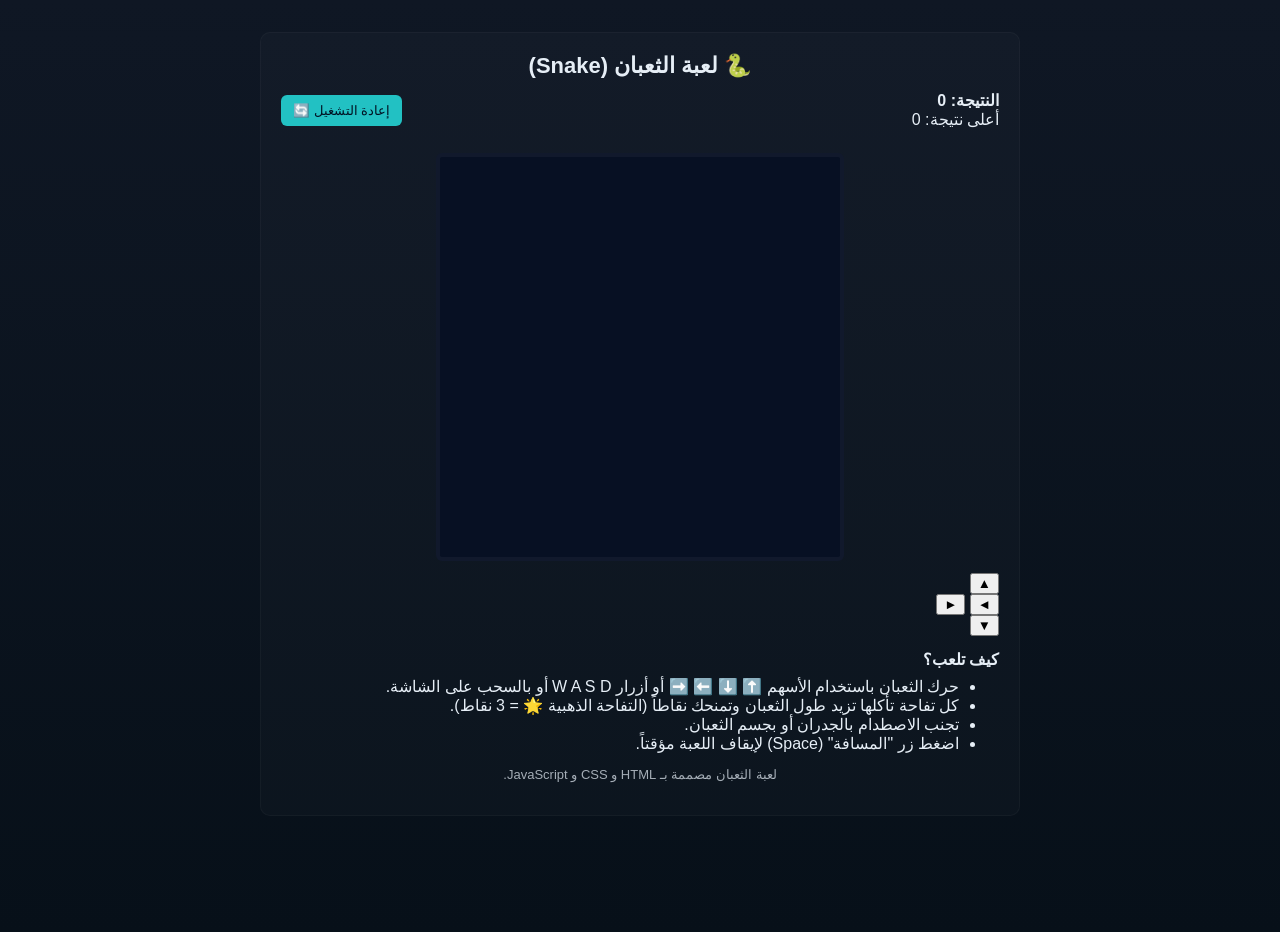
<file: index.html>
<!doctype html>
<html lang="ar" dir="rtl">
<head>
  <meta charset="utf-8" />
  <meta name="viewport" content="width=device-width, initial-scale=1" />
  <title>لعبة الثعبان (Snake)</title>
  <link rel="stylesheet" href="style.css" />
</head>
<body>
  <main class="container">
    <h1>🐍 لعبة الثعبان (Snake)</h1>

    <div class="hud">
      <div class="score-board">
        <div class="score">النتيجة: <span id="score">0</span></div>
        <div class="high-score">أعلى نتيجة: <span id="high-score">0</span></div>
      </div>
      <button id="restart">إعادة التشغيل 🔄</button>
    </div>

    <div class="game-area">
      <canvas id="game" width="400" height="400"></canvas>
    </div>

    <!-- عناصر التحكم باللمس للهواتف -->
    <div class="mobile-controls">
      <div class="dpad">
        <button id="btn-up" class="ctrl-btn" aria-label="أعلى">▲</button>
        <div class="dpad-row">
          <button id="btn-left" class="ctrl-btn" aria-label="يسار">◄</button>
          <button id="btn-right" class="ctrl-btn" aria-label="يمين">►</button>
        </div>
        <button id="btn-down" class="ctrl-btn" aria-label="أسفل">▼</button>
      </div>
    </div>

    <section class="instructions">
      <h2>كيف تلعب؟</h2>
      <ul>
        <li>حرك الثعبان باستخدام الأسهم ⬆️ ⬇️ ⬅️ ➡️ أو أزرار W A S D أو بالسحب على الشاشة.</li>
        <li>كل تفاحة تأكلها تزيد طول الثعبان وتمنحك نقاطاً (التفاحة الذهبية 🌟 = 3 نقاط).</li>
        <li>تجنب الاصطدام بالجدران أو بجسم الثعبان.</li>
        <li>اضغط زر "المسافة" (Space) لإيقاف اللعبة مؤقتاً.</li>
      </ul>
    </section>

    <footer>
      <p>لعبة الثعبان مصممة بـ HTML و CSS و JavaScript.</p>
    </footer>
  </main>

  <script src="game.js"></script>
</body>
</html>
</file>
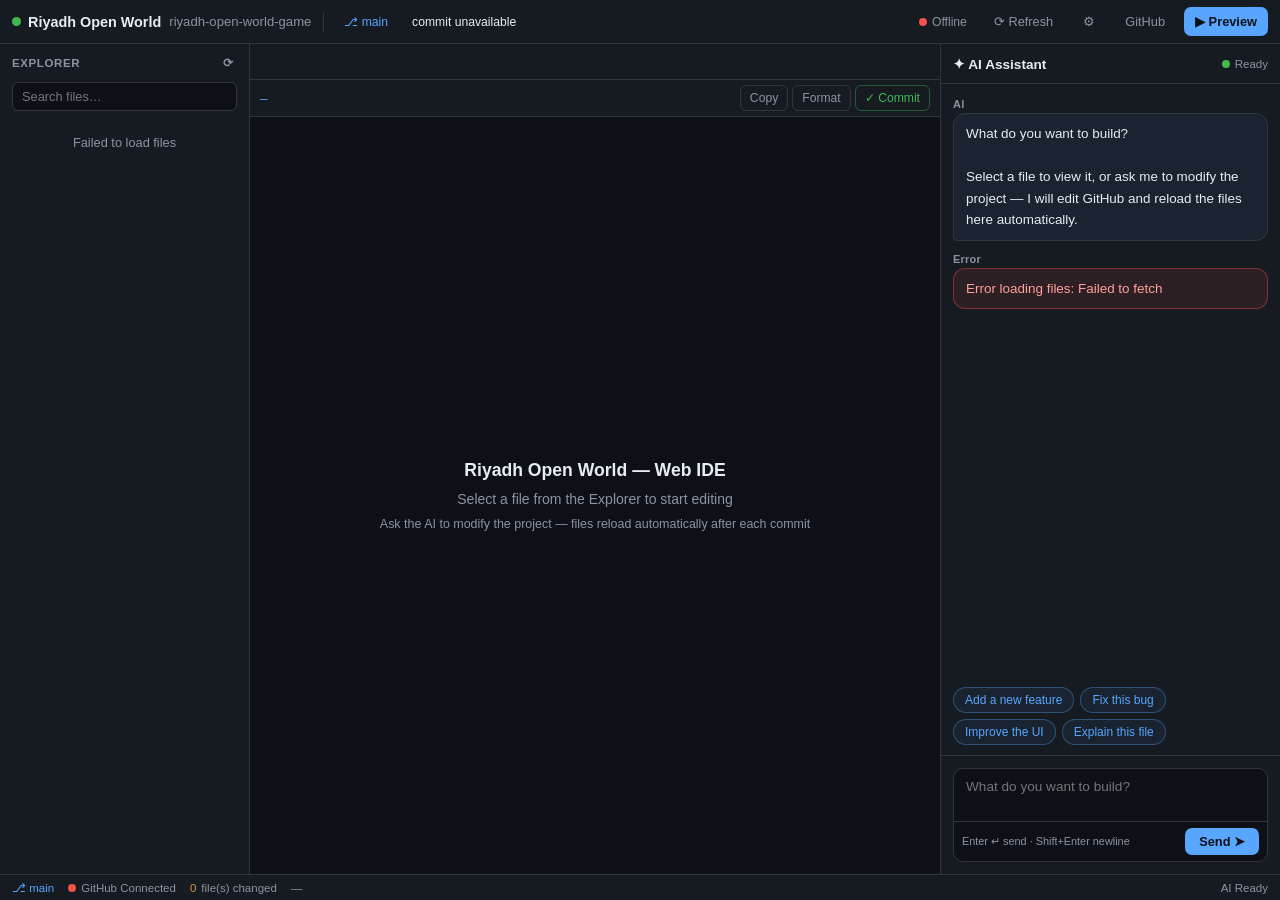
<file: ide.html>
<!DOCTYPE html>
<html lang="en" dir="ltr">
<head>
<meta charset="UTF-8" />
<meta name="viewport" content="width=device-width, initial-scale=1.0" />
<title>Riyadh Open World — Web IDE</title>
<style>
:root{
  --bg:#0d1117;--panel:#161b22;--panel2:#1c2330;--border:#30363d;
  --text:#e6edf3;--muted:#8b949e;--accent:#58a6ff;--ok:#3fb950;--err:#f85149;
  --warn:#d29922;--hover:#21262d;
}
*{box-sizing:border-box;margin:0;padding:0}
html,body{height:100%}
body{font-family:-apple-system,BlinkMacSystemFont,"Segoe UI",Roboto,Helvetica,Arial,sans-serif;background:var(--bg);color:var(--text);display:flex;flex-direction:column;overflow:hidden;font-size:14px}
::-webkit-scrollbar{width:10px;height:10px}
::-webkit-scrollbar-thumb{background:#30363d;border-radius:6px}
::-webkit-scrollbar-thumb:hover{background:#484f58}
::-webkit-scrollbar-track{background:transparent}
button{font:inherit;color:inherit;background:none;border:0;cursor:pointer}
button:disabled{opacity:.5;cursor:not-allowed}

/* ===== Top Bar ===== */
.topbar{height:44px;background:var(--panel);border-bottom:1px solid var(--border);display:flex;align-items:center;padding:0 12px;gap:8px;flex-shrink:0;z-index:60}
.topbar .logo{font-weight:600;font-size:.9rem;display:flex;align-items:center;gap:7px;white-space:nowrap}
.topbar .logo .dot{width:9px;height:9px;border-radius:50%;background:var(--ok)}
.topbar .proj{color:var(--muted);font-size:.82rem;white-space:nowrap}
.tb-sep{width:1px;height:20px;background:var(--border);margin:0 4px}
.tb-chip{display:flex;align-items:center;gap:5px;font-size:.76rem;color:var(--muted);padding:3px 8px;border-radius:6px;white-space:nowrap}
.tb-chip.branch{color:var(--accent)}
.tb-chip.commit{max-width:220px;overflow:hidden;text-overflow:ellipsis}
.tb-chip.commit .msg{color:var(--text);overflow:hidden;text-overflow:ellipsis;white-space:nowrap}
.tb-spacer{flex:1}
.tb-btn{display:flex;align-items:center;gap:6px;padding:6px 10px;border-radius:7px;font-size:.8rem;color:var(--muted);border:1px solid transparent;white-space:nowrap}
.tb-btn:hover{background:var(--hover);color:var(--text)}
.tb-btn.primary{background:var(--accent);color:#0d1117;font-weight:600}
.tb-btn.primary:hover{filter:brightness(1.1);color:#0d1117}
.tb-btn svg{width:14px;height:14px}
.status-dot{width:8px;height:8px;border-radius:50%;background:var(--ok)}
.status-dot.off{background:var(--err)}

/* ===== Layout ===== */
.workbench{flex:1;display:flex;min-height:0;position:relative}

/* ===== Sidebar / Explorer ===== */
.sidebar{width:250px;background:var(--panel);border-right:1px solid var(--border);display:flex;flex-direction:column;flex-shrink:0;min-height:0;transition:margin .2s}
.sidebar-header{padding:8px 12px;font-size:.72rem;font-weight:600;letter-spacing:.6px;color:var(--muted);display:flex;align-items:center;justify-content:space-between}
.sidebar-header .s-actions{display:flex;gap:2px}
.icon-btn{padding:4px;border-radius:5px;color:var(--muted);display:flex;align-items:center}
.icon-btn:hover{background:var(--hover);color:var(--text)}
.icon-btn svg{width:14px;height:14px}
.search-box{padding:0 12px 8px}
.search-box input{width:100%;background:var(--bg);border:1px solid var(--border);border-radius:6px;padding:6px 9px;color:var(--text);font-size:.8rem;outline:none}
.search-box input:focus{border-color:var(--accent)}
.file-tree{flex:1;overflow:auto;padding:2px 6px 10px}
.tree-item{display:flex;align-items:center;gap:6px;padding:3px 8px;border-radius:5px;cursor:pointer;font-size:.83rem;color:var(--text);white-space:nowrap;user-select:none}
.tree-item:hover{background:var(--hover)}
.tree-item.active{background:rgba(88,166,255,.16);color:var(--accent)}
.tree-item .tw{width:14px;height:14px;flex-shrink:0;display:flex;align-items:center;justify-content:center;color:var(--muted);font-size:.7rem;transition:transform .15s}
.tree-item.dir>.tw.open{transform:rotate(90deg)}
.tree-item .fi{width:15px;height:15px;flex-shrink:0;display:flex;align-items:center;justify-content:center;font-size:.8rem}
.tree-children{margin-left:14px;border-left:1px solid var(--border);padding-left:4px}
.tree-children.collapsed{display:none}
.tree-empty{padding:14px;font-size:.8rem;color:var(--muted);text-align:center}

/* ===== Editor ===== */
.editor-area{flex:1;display:flex;flex-direction:column;min-width:0;min-height:0;background:var(--bg)}
.tabs{display:flex;background:var(--panel);border-bottom:1px solid var(--border);overflow-x:auto;flex-shrink:0;min-height:36px}
.tab{display:flex;align-items:center;gap:7px;padding:0 12px;height:36px;font-size:.8rem;color:var(--muted);border-right:1px solid var(--border);cursor:pointer;white-space:nowrap;background:var(--panel)}
.tab:hover{color:var(--text)}
.tab.active{background:var(--bg);color:var(--text);border-top:2px solid var(--accent);padding-top:0}
.tab .dirty{width:7px;height:7px;border-radius:50%;background:var(--warn);flex-shrink:0}
.tab .close{padding:1px 4px;border-radius:4px;font-size:.9rem;line-height:1;color:var(--muted)}
.tab .close:hover{background:var(--hover);color:var(--text)}
.editor-toolbar{display:flex;align-items:center;gap:4px;padding:5px 10px;background:var(--panel);border-bottom:1px solid var(--border);flex-shrink:0}
.editor-toolbar .et-file{font-size:.78rem;color:var(--accent);font-family:ui-monospace,monospace;margin-inline-end:auto}
.et-btn{padding:5px 9px;border-radius:6px;font-size:.76rem;color:var(--muted);border:1px solid var(--border);display:flex;align-items:center;gap:5px}
.et-btn:hover{background:var(--hover);color:var(--text)}
.et-btn.commit{color:var(--ok);border-color:rgba(63,185,80,.4)}
.editor-body{flex:1;display:flex;min-height:0;position:relative}
.gutter{background:var(--bg);color:#484f58;text-align:right;padding:12px 10px;font-family:ui-monospace,SFMono-Regular,Menlo,Consolas,monospace;font-size:12.5px;line-height:1.55;user-select:none;overflow:hidden;min-width:52px;border-right:1px solid var(--border);flex-shrink:0}
#codeView{flex:1;background:var(--bg);color:var(--text);border:0;outline:none;resize:none;padding:12px 14px;font-family:ui-monospace,SFMono-Regular,Menlo,Consolas,monospace;font-size:12.5px;line-height:1.55;white-space:pre;overflow:auto}
.editor-welcome{position:absolute;inset:0;display:flex;flex-direction:column;align-items:center;justify-content:center;gap:10px;color:var(--muted);background:var(--bg);z-index:5;text-align:center;padding:20px}
.editor-welcome .big{font-size:1.1rem;color:var(--text);font-weight:600}
.editor-welcome kbd{background:var(--panel2);border:1px solid var(--border);border-radius:5px;padding:2px 7px;font-size:.75rem;font-family:ui-monospace,monospace}

/* ===== Preview panel ===== */
.preview-panel{position:absolute;inset:0;background:var(--bg);z-index:10;display:none;flex-direction:column}
.preview-panel.open{display:flex}
.preview-bar{display:flex;align-items:center;gap:8px;padding:6px 10px;background:var(--panel);border-bottom:1px solid var(--border);font-size:.8rem;color:var(--muted)}
.preview-bar .url{flex:1;background:var(--bg);border:1px solid var(--border);border-radius:6px;padding:4px 9px;font-size:.75rem;font-family:ui-monospace,monospace;color:var(--accent);overflow:hidden;text-overflow:ellipsis;white-space:nowrap}
.preview-frame{flex:1;border:0;background:#fff}

/* ===== AI Panel ===== */
.ai-panel{width:340px;background:var(--panel);border-left:1px solid var(--border);display:flex;flex-direction:column;flex-shrink:0;min-height:0}
.ai-header{height:40px;display:flex;align-items:center;justify-content:space-between;padding:0 12px;border-bottom:1px solid var(--border);flex-shrink:0}
.ai-header .t{font-size:.85rem;font-weight:600;display:flex;align-items:center;gap:7px}
.ai-status{font-size:.72rem;color:var(--muted);display:flex;align-items:center;gap:5px}
.ai-messages{flex:1;overflow:auto;padding:14px 12px;display:flex;flex-direction:column;gap:12px}
.ai-msg{display:flex;flex-direction:column;gap:3px;max-width:100%}
.ai-msg .role{font-size:.68rem;color:var(--muted);font-weight:600;letter-spacing:.3px}
.ai-msg .bubble{padding:9px 12px;border-radius:12px;font-size:.84rem;line-height:1.6;white-space:pre-wrap;word-break:break-word}
.ai-msg.user{align-items:flex-end}
.ai-msg.user .bubble{background:var(--accent);color:#0d1117;border-bottom-right-radius:4px}
.ai-msg.assistant{align-items:flex-start}
.ai-msg.assistant .bubble{background:var(--panel2);border:1px solid var(--border);border-bottom-left-radius:4px}
.ai-msg.error .bubble{background:rgba(248,81,73,.1);border:1px solid rgba(248,81,73,.4);color:#ffa198}
.ai-msg.success .bubble{background:rgba(63,185,80,.08);border:1px solid rgba(63,185,80,.35)}
.ai-msg.success .bubble .ok-h{color:var(--ok);font-weight:600;display:block;margin-bottom:5px}
.ai-msg .meta{font-size:.68rem;color:var(--muted);font-family:ui-monospace,monospace;padding:0 2px}
.typing-dots{display:inline-flex;gap:4px;padding:6px 2px}
.typing-dots span{width:6px;height:6px;border-radius:50%;background:var(--muted);animation:tb 1.2s infinite}
.typing-dots span:nth-child(2){animation-delay:.15s}.typing-dots span:nth-child(3){animation-delay:.3s}
@keyframes tb{0%,80%,100%{transform:translateY(0);opacity:.4}40%{transform:translateY(-4px);opacity:1}}
.ai-suggests{display:flex;flex-wrap:wrap;gap:6px;padding:0 12px 10px}
.sugg{font-size:.75rem;color:var(--accent);border:1px solid rgba(88,166,255,.35);border-radius:20px;padding:5px 11px;background:rgba(88,166,255,.06)}
.sugg:hover{background:rgba(88,166,255,.14)}
.ai-input{padding:12px;border-top:1px solid var(--border);flex-shrink:0}
.ai-input .box{background:var(--bg);border:1px solid var(--border);border-radius:10px;overflow:hidden}
.ai-input .box:focus-within{border-color:var(--accent)}
#chatInput{width:100%;background:transparent;border:0;outline:none;resize:none;padding:10px 12px;color:var(--text);font:inherit;font-size:.85rem;min-height:52px;max-height:150px;display:block}
.ai-input .row{display:flex;align-items:center;justify-content:space-between;padding:6px 8px;border-top:1px solid var(--border)}
.ai-input .hint{font-size:.68rem;color:var(--muted)}
.send-btn{background:var(--accent);color:#0d1117;font-weight:600;padding:6px 14px;border-radius:7px;font-size:.8rem;display:flex;align-items:center;gap:5px}
.send-btn:hover{filter:brightness(1.12)}

/* ===== Status Bar ===== */
.statusbar{height:26px;background:var(--panel);border-top:1px solid var(--border);display:flex;align-items:center;padding:0 12px;gap:14px;font-size:.72rem;color:var(--muted);flex-shrink:0}
.statusbar .st{display:flex;align-items:center;gap:5px;white-space:nowrap}
.statusbar .st.branch{color:var(--accent)}
.statusbar .st .num{color:var(--warn)}
.statusbar .spacer{flex:1}

/* ===== Mobile drawers ===== */
.drawer-toggle{display:none}
.backdrop{position:fixed;inset:0;background:rgba(0,0,0,.5);z-index:70;display:none}
.backdrop.open{display:block}
@media (max-width:900px){
  /* Sidebar يبقى Drawer مخفي */
  .sidebar{position:fixed;top:0;bottom:0;left:0;z-index:80;transform:translateX(-100%);width:280px;transition:transform .25s;box-shadow:0 0 30px rgba(0,0,0,.5)}
  .sidebar.open{transform:translateX(0)}
  .drawer-toggle{display:flex}
  .tb-chip.commit,.tb-chip.hide-m{display:none}
  /* على الجوال: المحرر فوق + الشات تحت (الشات ظاهر دائمًا) */
  .workbench{flex-direction:column}
  .editor-area{flex:1;min-height:0}
  .ai-panel{position:static;transform:none;width:100%;height:46vh;border-left:0;border-top:1px solid var(--border);box-shadow:0 -8px 24px rgba(0,0,0,.35);flex-shrink:0}
  .ai-panel.open{transform:none}
  /* زر AI على الجوال يبدل بين إظهار/إخفاء الشات */
  .ai-panel.chat-hidden{display:none}
}
</style>
</head>
<body>

<!-- Top Bar -->
<div class="topbar">
  <button class="tb-btn drawer-toggle" id="filesToggle">☰ Files</button>
  <div class="logo"><span class="dot"></span> Riyadh Open World</div>
  <span class="proj">riyadh-open-world-game</span>
  <div class="tb-sep hide-m"></div>
  <div class="tb-chip branch hide-m">⎇ main</div>
  <div class="tb-chip commit hide-m" id="commitChip"><span class="msg">…</span></div>
  <div class="tb-spacer"></div>
  <div class="tb-chip"><span class="status-dot" id="connDot"></span><span id="connText">Connected</span></div>
  <button class="tb-btn" id="refreshBtn" title="Refresh">⟳ Refresh</button>
  <button class="tb-btn" id="settingsBtn" title="Settings">⚙</button>
  <button class="tb-btn" id="githubBtn" title="Open GitHub">GitHub</button>
  <button class="tb-btn primary" id="previewBtn">▶ Preview</button>
  <button class="tb-btn drawer-toggle" id="aiToggle">AI</button>
</div>

<div class="workbench">
  <!-- Sidebar -->
  <aside class="sidebar" id="sidebar">
    <div class="sidebar-header">EXPLORER
      <div class="s-actions">
        <button class="icon-btn" id="refreshTreeBtn" title="Refresh files">⟳</button>
      </div>
    </div>
    <div class="search-box"><input id="fileSearch" placeholder="Search files…" /></div>
    <div class="file-tree" id="fileTree"><div class="tree-empty">Loading…</div></div>
  </aside>

  <!-- Editor -->
  <section class="editor-area">
    <div class="tabs" id="tabs"></div>
    <div class="editor-toolbar">
      <span class="et-file" id="etFile">—</span>
      <button class="et-btn" id="copyBtn">Copy</button>
      <button class="et-btn" id="formatBtn">Format</button>
      <button class="et-btn commit" id="commitBtn">✓ Commit</button>
    </div>
    <div class="editor-body">
      <div class="gutter" id="gutter">1</div>
      <textarea id="codeView" spellcheck="false"></textarea>
      <div class="editor-welcome" id="welcome">
        <div class="big">Riyadh Open World — Web IDE</div>
        <div>Select a file from the Explorer to start editing</div>
        <div style="font-size:.78rem">Ask the AI to modify the project — files reload automatically after each commit</div>
      </div>
      <div class="preview-panel" id="previewPanel">
        <div class="preview-bar">
          <button class="icon-btn" id="closePreviewBtn" title="Close">✕</button>
          <span class="url" id="previewUrl">index.html</span>
          <button class="icon-btn" id="reloadPreviewBtn" title="Reload">⟳</button>
        </div>
        <iframe class="preview-frame" id="previewFrame" sandbox="allow-scripts allow-same-origin"></iframe>
      </div>
    </div>
  </section>

  <!-- AI Panel -->
  <aside class="ai-panel" id="aiPanel">
    <div class="ai-header">
      <span class="t">✦ AI Assistant</span>
      <span class="ai-status"><span class="status-dot" id="aiDot"></span><span id="aiStatusText">Ready</span></span>
    </div>
    <div class="ai-messages" id="messages"></div>
    <div class="ai-suggests" id="suggests">
      <button class="sugg" data-q="Add a new feature to the game">Add a new feature</button>
      <button class="sugg" data-q="Fix any bug you find in the code">Fix this bug</button>
      <button class="sugg" data-q="Improve the UI of the game page">Improve the UI</button>
      <button class="sugg" data-q="Explain the file I have open">Explain this file</button>
    </div>
    <div class="ai-input">
      <div class="box">
        <textarea id="chatInput" placeholder="What do you want to build?"></textarea>
        <div class="row">
          <span class="hint">Enter ↵ send · Shift+Enter newline</span>
          <button class="send-btn" id="sendBtn">Send ➤</button>
        </div>
      </div>
    </div>
  </aside>
</div>

<div class="backdrop" id="backdrop"></div>

<!-- Status Bar -->
<div class="statusbar">
  <span class="st branch">⎇ main</span>
  <span class="st"><span class="status-dot" id="ghDot"></span> GitHub Connected</span>
  <span class="st"><span class="num" id="changedCount">0</span> file(s) changed</span>
  <span class="st" id="sbCommit">—</span>
  <span class="spacer"></span>
  <span class="st" id="aiSb">AI Ready</span>
</div>

<script>
/* ================= Config (unchanged connection logic) ================= */
const OWNER='azazugj676',REPO='riyadh-open-world-game',BRANCH='main';
const TREE_URL=`https://api.github.com/repos/${OWNER}/${REPO}/git/trees/${BRANCH}?recursive=1`;
const COMMITS_URL=`https://api.github.com/repos/${OWNER}/${REPO}/commits?per_page=1`;
const RAW=`https://raw.githubusercontent.com/${OWNER}/${REPO}/${BRANCH}/`;
const SITE=`https://${OWNER}.github.io/${REPO}/`;
const CHAT_URL='https://ttghhnjyr66.app.n8n.cloud/webhook/07f78068-5628-43c2-b902-d5e5afd305b0/chat';
const SK='ide_session_id';
let sessionId=localStorage.getItem(SK);
if(!sessionId){sessionId=(crypto.randomUUID?crypto.randomUUID():String(Date.now())+Math.random());localStorage.setItem(SK,sessionId);}
const $=id=>document.getElementById(id);

/* ================= State ================= */
let allFiles=[];           // flat list of blob paths from GitHub
let openTabs=[];           // [{path, saved, original}]
let activePath=null;
let lastCommit={msg:'',date:''};

/* ================= Icons ================= */
const ICONS={html:'🌐',css:'🎨',js:'⚡',json:'🧩',md:'📝',txt:'📄',png:'🖼',jpg:'🖼',svg:'🖼',default:'📄'};
function fileIcon(p){const e=(p.split('.').pop()||'').toLowerCase();return ICONS[e]||ICONS.default}

/* ================= GitHub helpers (unchanged) ================= */
async function gh(url){const r=await fetch(url);if(!r.ok){const t=await r.text().catch(()=>'');throw new Error('GitHub '+r.status+': '+t.slice(0,200))}return r}

async function loadCommits(){
  try{
    const r=await gh(COMMITS_URL);const arr=await r.json();
    if(arr&&arr[0]){const c=arr[0];
      lastCommit.msg=c.commit.message.split('\n')[0];
      lastCommit.date=c.commit.committer.date;
      const d=new Date(c.commit.committer.date);
      $('commitChip').querySelector('.msg').textContent=lastCommit.msg;
      $('sbCommit').textContent='Last: '+lastCommit.msg+' · '+d.toLocaleString();
    }
    setConn(true);
  }catch(e){$('commitChip').querySelector('.msg').textContent='commit unavailable';setConn(false)}
}

async function loadTree(){
  $('fileTree').innerHTML='<div class="tree-empty">Loading…</div>';
  try{
    const r=await gh(TREE_URL);const data=await r.json();
    allFiles=(data.tree||[]).filter(i=>i.type==='blob'&&i.path).map(i=>i.path).sort();
    renderTree(allFiles);
    setConn(true);$('ghDot').className='status-dot';
  }catch(e){$('fileTree').innerHTML='<div class="tree-empty">Failed to load files</div>';addMsg('error','Error loading files: '+e.message);setConn(false);$('ghDot').className='status-dot off'}
}

/* ================= File tree (folders collapsible + search) ================= */
function buildTree(paths){
  const root={};
  paths.forEach(p=>{const parts=p.split('/');let cur=root;
    parts.forEach((part,i)=>{if(i===parts.length-1){cur[part]={__file:p}}else{cur[part]=cur[part]||{};cur=cur[part]}});
  });
  return root;
}
function renderTree(paths){
  const tree=buildTree(paths);
  const container=$('fileTree');container.innerHTML='';
  if(!paths.length){container.innerHTML='<div class="tree-empty">No files found</div>';return}
  const projLabel=document.createElement('div');
  projLabel.className='tree-item dir';
  projLabel.innerHTML='<span class="tw open">▸</span><span class="fi">📁</span> project';
  const projChildren=document.createElement('div');projChildren.className='tree-children';
  projLabel.onclick=()=>{projChildren.classList.toggle('collapsed');projLabel.querySelector('.tw').classList.toggle('open')};
  container.appendChild(projLabel);container.appendChild(projChildren);
  renderNode(tree,projChildren,0);
}
function renderNode(node,container,depth){
  Object.keys(node).sort((a,b)=>{
    const aDir=!node[a].__file,bDir=!node[b].__file;
    if(aDir&&!bDir)return -1;if(!aDir&&bDir)return 1;return a.localeCompare(b);
  }).forEach(name=>{
    const val=node[name];
    if(val.__file){
      const li=document.createElement('div');
      li.className='tree-item file'+(val.__file===activePath?' active':'');
      li.dataset.path=val.__file;
      li.innerHTML='<span class="tw"></span><span class="fi">'+fileIcon(val.__file)+'</span> '+name;
      li.title=val.__file;
      li.onclick=()=>openFile(val.__file);
      container.appendChild(li);
    }else{
      const dir=document.createElement('div');
      dir.className='tree-item dir';
      dir.innerHTML='<span class="tw open">▸</span><span class="fi">📁</span> '+name;
      const ch=document.createElement('div');ch.className='tree-children';
      dir.onclick=()=>{ch.classList.toggle('collapsed');dir.querySelector('.tw').classList.toggle('open')};
      container.appendChild(dir);container.appendChild(ch);
      renderNode(val,ch,depth+1);
    }
  });
}
$('fileSearch').addEventListener('input',e=>{
  const q=e.target.value.trim().toLowerCase();
  renderTree(q?allFiles.filter(p=>p.toLowerCase().includes(q)):allFiles);
});

/* ================= Tabs & Editor ================= */
function renderTabs(){
  const t=$('tabs');t.innerHTML='';
  openTabs.forEach(tab=>{
    const el=document.createElement('div');
    el.className='tab'+(tab.path===activePath?' active':'');
    el.innerHTML='<span class="fi">'+fileIcon(tab.path)+'</span> '+tab.path.split('/').pop()+(tab.saved?'':' <span class="dirty"></span>')+' <span class="close">×</span>';
    el.title=tab.path;
    el.onclick=(e)=>{if(e.target.classList.contains('close')){closeTab(tab.path)}else{openFile(tab.path)}};
    t.appendChild(el);
  });
}
function updateGutter(text){
  const lines=(text||'').split('\n').length||1;
  $('gutter').textContent=Array.from({length:lines},(_,i)=>i+1).join('\n');
}
function markDirty(){
  const tab=openTabs.find(t=>t.path===activePath);if(!tab)return;
  const dirty=$('codeView').value!==tab.original;
  if(dirty!==!tab.saved){tab.saved=!dirty;renderTabs();updateChangedCount()}
}
function updateChangedCount(){
  const n=openTabs.filter(t=>!t.saved).length;
  $('changedCount').textContent=n;
}
async function openFile(path,silent){
  let tab=openTabs.find(t=>t.path===path);
  if(!tab){tab={path,saved:true,original:''};openTabs.push(tab)}
  activePath=path;
  $('welcome').style.display='none';
  $('etFile').textContent=path;
  renderTabs();
  document.querySelectorAll('.tree-item.file').forEach(li=>li.classList.toggle('active',li.dataset.path===path));
  try{
    const r=await gh(RAW+encodeURI(path));const text=await r.text();
    tab.original=text;tab.saved=true;
    $('codeView').value=text;updateGutter(text);renderTabs();updateChangedCount();
  }catch(e){if(!silent){$('codeView').value='// Failed to load: '+e.message;updateGutter($('codeView').value)}}
  closeDrawers();
}
function closeTab(path){
  const i=openTabs.findIndex(t=>t.path===path);if(i<0)return;
  openTabs.splice(i,1);
  if(activePath===path){activePath=openTabs.length?openTabs[openTabs.length-1].path:null;
    if(activePath){openFile(activePath)}else{$('codeView').value='';updateGutter('');$('etFile').textContent='—';$('welcome').style.display='flex'}
  }
  renderTabs();updateChangedCount();
}
$('codeView').addEventListener('input',()=>{updateGutter($('codeView').value);markDirty()});
$('codeView').addEventListener('scroll',()=>{$('gutter').scrollTop=$('codeView').scrollTop});

$('copyBtn').onclick=()=>{navigator.clipboard.writeText($('codeView').value||'').then(()=>{const b=$('copyBtn');b.textContent='Copied ✓';setTimeout(()=>b.textContent='Copy',1200)})};
$('formatBtn').onclick=()=>{
  const v=$('codeView').value;
  try{const j=JSON.parse(v);$('codeView').value=JSON.stringify(j,null,2);updateGutter($('codeView').value);markDirty();return}catch(_){}
  // basic indent tidy for other files (non-destructive)
  $('codeView').value=v.replace(/\t/g,'  ');updateGutter($('codeView').value);markDirty();
};

/* ================= Commit via n8n AI (keeps credentials server-side) ================= */
$('commitBtn').onclick=async()=>{
  const tab=openTabs.find(t=>t.path===activePath);
  if(!tab){addMsg('error','No file is open to commit.');return}
  if(tab.saved){addMsg('assistant','No changes to commit in '+tab.path+'.');return}
  addMsg('assistant','Sending your edited **'+tab.path+'** to the AI backend to commit it to GitHub…');
  await sendToAI('The user edited the file "'+tab.path+'" directly in the Web IDE. Use update_file to commit EXACTLY this new content to GitHub (overwrite the whole file with this exact content, do not modify it). Commit message: "Update '+tab.path+' from Web IDE". Here is the exact full new content:\n\n```\n'+$('codeView').value+'\n```');
};

/* ================= AI chat (unchanged webhook + SSE parsing) ================= */
function addMsg(role,text,commitInfo){
  const wrap=$('messages');
  const div=document.createElement('div');
  div.className='ai-msg '+(role==='user'?'user':role==='error'?'error':role==='success'?'success':'assistant');
  const roleLabel=role==='user'?'You':role==='error'?'Error':'AI';
  let html='<span class="role">'+roleLabel+'</span><div class="bubble">';
  if(role==='success'){html+='<span class="ok-h">✓ Changes applied</span>'}
  html+=escapeHtml(text);
  if(commitInfo){html+='<div class="meta" style="margin-top:7px">📄 '+escapeHtml(commitInfo.file)+'<br>Commit: '+escapeHtml(commitInfo.msg)+'</div>'}
  html+='</div>';
  div.innerHTML=html;
  wrap.appendChild(div);wrap.scrollTop=wrap.scrollHeight;
  return div;
}
function escapeHtml(s){return String(s).replace(/&/g,'&amp;').replace(/</g,'&lt;').replace(/>/g,'&gt;')}
function addTyping(){
  const wrap=$('messages');
  const div=document.createElement('div');div.className='ai-msg assistant';
  div.innerHTML='<span class="role">AI</span><div class="bubble"><span class="typing-dots"><span></span><span></span><span></span></span></div>';
  wrap.appendChild(div);wrap.scrollTop=wrap.scrollHeight;return div;
}
function setAiState(state){ // 'ready'|'thinking'|'error'
  const map={ready:['Ready','status-dot'],thinking:['Thinking…','status-dot'],error:['Error','status-dot off']};
  const [txt,cls]=map[state]||map.ready;
  $('aiStatusText').textContent=txt;$('aiDot').className=cls;
  $('aiSb').textContent='AI '+txt;
}

async function sendToAI(text){
  const typing=addTyping();$('sendBtn').disabled=true;setAiState('thinking');
  try{
    const r=await fetch(CHAT_URL,{method:'POST',headers:{'Content-Type':'application/json','Accept':'text/event-stream, application/json, text/plain'},
      body:JSON.stringify({action:'sendMessage',sessionId,chatInput:text})});
    if(!r.ok){
      const errText=await r.text().catch(()=>'');
      typing.remove();
      addMsg('error','تعذر الاتصال بالـAI — حاول مرة أخرى. (HTTP '+r.status+')');
      setAiState('error');
      return false;
    }
    // اقرأ الرد كتدفق SSE بشكل صحيح عبر ReadableStream مع fallback إلى res.text()
    let raw='';
    if(r.body&&r.body.getReader){
      const reader=r.body.getReader();
      const decoder=new TextDecoder();
      while(true){
        const {done,value}=await reader.read();
        if(done)break;
        raw+=decoder.decode(value,{stream:true});
      }
      raw+=decoder.decode();
    }else{
      raw=await r.text();
    }
    typing.remove();
    let out='',err='';
    raw.split(/\r?\n+/).forEach(line=>{
      line=line.trim();if(!line)return;
      if(line.startsWith('data:'))line=line.slice(5).trim();
      if(!line||line==='[DONE]')return;
      try{const j=JSON.parse(line);
        if(j.type==='item'&&typeof j.content==='string')out+=j.content;
        else if(j.type==='error')err+=(j.content||'Unknown error');
      }catch(_){}
    });
    // fallback: ربما الرد JSON كامل واحد (غير متدفق)
    if(!out&&!err){
      try{const j=JSON.parse(raw);
        if(typeof j.output==='string')out=j.output;
        else if(typeof j.content==='string')out=j.content;
        else if(typeof j.message==='string')out=j.message;
      }catch(_){}
    }
    if(err){addMsg('error',err);setAiState('error');return false}
    if(out){
      const prevActive=activePath;
      await Promise.all([loadTree(),loadCommits()]);
      if(prevActive)await openFile(prevActive,true);
      addMsg('success',out,{file:prevActive||'project',msg:lastCommit.msg});
      setAiState('ready');
      return true;
    }
    addMsg('error','تعذر الاتصال بالـAI — حاول مرة أخرى.');
    setAiState('error');
    return false;
  }catch(e){
    typing.remove();
    addMsg('error','تعذر الاتصال بالـAI — حاول مرة أخرى.');
    console.error('AI request failed:',e);
    setAiState('error');
    return false;
  }
  finally{$('sendBtn').disabled=false}
}

async function send(){
  const text=$('chatInput').value.trim();if(!text)return;
  $('chatInput').value='';autoGrow($('chatInput'));
  addMsg('user',text);
  await sendToAI(text);
}
$('sendBtn').onclick=send;
$('chatInput').addEventListener('keydown',e=>{if(e.key==='Enter'&&!e.shiftKey){e.preventDefault();send()}});
function autoGrow(el){el.style.height='auto';el.style.height=Math.min(el.scrollHeight,150)+'px'}
$('chatInput').addEventListener('input',e=>autoGrow(e.target));
document.querySelectorAll('.sugg').forEach(b=>b.onclick=()=>{$('chatInput').value=b.dataset.q;$('chatInput').focus();autoGrow($('chatInput'))});

/* ================= Preview ================= */
$('previewBtn').onclick=()=>{
  const page=allFiles.includes('index.html')?'index.html':(allFiles[0]||'index.html');
  $('previewUrl').textContent=page;
  $('previewFrame').src=SITE+page+'?t='+Date.now();
  $('previewPanel').classList.add('open');
};
$('closePreviewBtn').onclick=()=>{$('previewPanel').classList.remove('open');$('previewFrame').src='about:blank'};
$('reloadPreviewBtn').onclick=()=>{$('previewFrame').src=$('previewFrame').src};

/* ================= Misc top bar ================= */
$('refreshBtn').onclick=refreshAll;
$('refreshTreeBtn').onclick=()=>loadTree();
$('githubBtn').onclick=()=>window.open('https://github.com/'+OWNER+'/'+REPO,'_blank');
$('settingsBtn').onclick=()=>addMsg('assistant','Settings: branch `main`, repo `'+REPO+'`, AI via n8n webhook. No local configuration needed.');
async function refreshAll(){await Promise.all([loadTree(),loadCommits()]);if(activePath)await openFile(activePath,true)}
function setConn(ok){$('connDot').className='status-dot'+(ok?'':' off');$('connText').textContent=ok?'Connected':'Offline'}

/* ================= Mobile drawers ================= */
function isMobile(){return window.matchMedia('(max-width:900px)').matches}
function openDrawer(which){
  closeDrawers();
  if(which==='files'){$('sidebar').classList.add('open');$('backdrop').classList.add('open');}
}
function closeDrawers(){$('sidebar').classList.remove('open');$('aiPanel').classList.remove('open');$('backdrop').classList.remove('open')}
$('filesToggle').onclick=()=>openDrawer('files');
$('aiToggle').onclick=()=>{
  // على الجوال: تبديل إظهار/إخفاء الشات
  if(isMobile()){$('aiPanel').classList.toggle('chat-hidden')}
  else{$('aiPanel').classList.remove('chat-hidden')}
};
// عند تغيير حجم النافذة، أزل chat-hidden على الديسكتوب
window.addEventListener('resize',()=>{if(!isMobile())$('aiPanel').classList.remove('chat-hidden')});
$('backdrop').onclick=closeDrawers;

/* ================= Init ================= */
addMsg('assistant','What do you want to build?\n\nSelect a file to view it, or ask me to modify the project — I will edit GitHub and reload the files here automatically.');
refreshAll();
</script>
</body>
</html>
</file>
<file: style.css>
:root{
  --bg:#0f1724;
  --panel:#0b1220;
  --accent:#22c1c3;
  --text:#e6eef6;
}

*{box-sizing:border-box}
html,body{height:100%;margin:0;font-family:Segoe UI, Tahoma, Arial, sans-serif;background:linear-gradient(180deg,var(--bg),#071019);color:var(--text);direction:rtl}

.container{max-width:760px;margin:32px auto;padding:20px;background:rgba(255,255,255,0.02);border:1px solid rgba(255,255,255,0.03);border-radius:10px}

h1{margin:0 0 12px;font-size:22px;text-align:center}
.hud{display:flex;justify-content:space-between;align-items:center;margin-bottom:12px}
.hud .score{font-weight:600}
button#restart{background:var(--accent);border:none;color:#012;padding:8px 12px;border-radius:6px;cursor:pointer}
button#restart:hover{opacity:0.9}

.game-area{display:flex;justify-content:center;padding:12px}
canvas#game{background:#071023;border:4px solid rgba(255,255,255,0.04);border-radius:6px;image-rendering:pixelated}

.instructions{margin-top:14px}
.instructions h2{margin:0 0 8px;font-size:16px}
.instructions ul{margin:0;padding-left:18px}

footer{margin-top:14px;text-align:center;color:rgba(230,238,246,0.7);font-size:13px}

@media (max-width:500px){
  .container{margin:12px}
  canvas#game{width:320px;height:320px}
}
</file>
